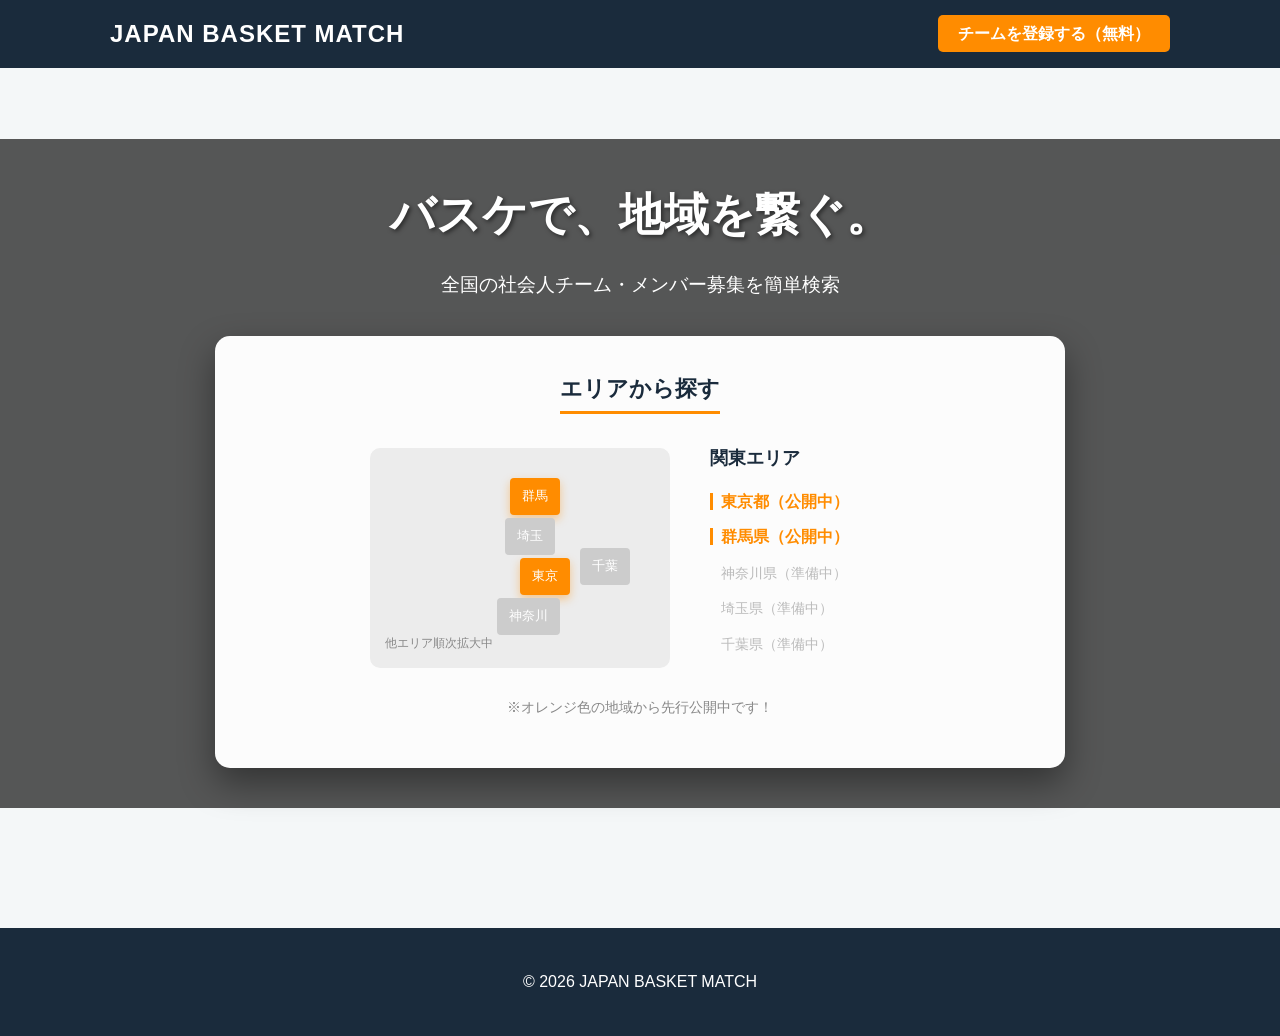
<file: index.html>
<!DOCTYPE html>
<html lang="ja">
<head>
    <meta charset="UTF-8">
    <meta name="viewport" content="width=device-width, initial-scale=1.0">
    <title>JAPAN BASKET MATCH | 全国社会人バスケ検索・メンバー募集</title>
    <link rel="stylesheet" href="style.css">
</head>
<body>

<header>
    <div class="header-container">
        <h1 class="logo">JAPAN BASKET MATCH</h1>
        <nav>
            <a href="#" class="btn-post">チームを登録する（無料）</a>
        </nav>
    </div>
</header>

<main>
    <section class="main-visual">
        <div class="overlay">
            <h2>バスケで、地域を繋ぐ。</h2>
            <p class="sub-text">全国の社会人チーム・メンバー募集を簡単検索</p>
            
            <div class="map-container">
                <h3>エリアから探す</h3>
                
                <div class="map-flex">
                    <div class="map-wrapper">
                        <div class="japan-map-placeholder">
                            <div class="pref gunma active"><a href="/gunma/">群馬</a></div>
                            <div class="pref tokyo active"><a href="/tokyo/">東京</a></div>
                            <div class="pref kanagawa">神奈川</div>
                            <div class="pref saitama">埼玉</div>
                            <div class="pref chiba">千葉</div>
                            <div class="msg-soon">他エリア順次拡大中</div>
                        </div>
                    </div>

                    <div class="area-list">
                        <div class="area-box">
                            <h4>関東エリア</h4>
                            <ul>
                                <li><a href="/tokyo/" class="active-link">東京都（公開中）</a></li>
                                <li><a href="/gunma/" class="active-link">群馬県（公開中）</a></li>
                                <li><span>神奈川県（準備中）</span></li>
                                <li><span>埼玉県（準備中）</span></li>
                                <li><span>千葉県（準備中）</span></li>
                            </ul>
                        </div>
                    </div>
                </div>
                <p class="map-note">※オレンジ色の地域から先行公開中です！</p>
            </div>
        </div>
    </section>
</main>

<footer>
    <p>&copy; 2026 JAPAN BASKET MATCH</p>
</footer>

</body>
</html>
</file>
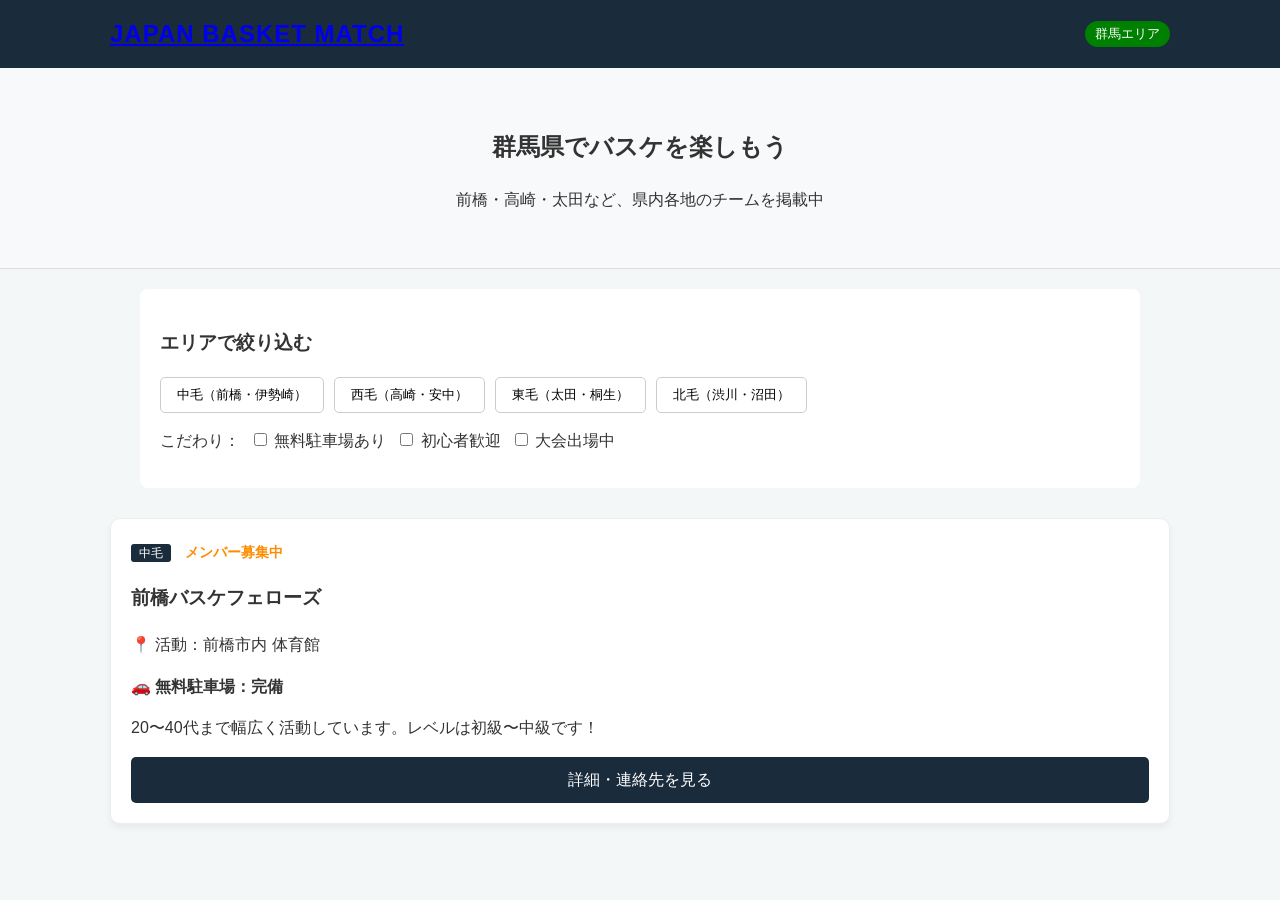
<file: gunma/index.html>
<!DOCTYPE html>
<html lang="ja">
<head>
    <meta charset="UTF-8">
    <meta name="viewport" content="width=device-width, initial-scale=1.0">
    <title>群馬県の社会人バスケ募集一覧 | JAPAN BASKET MATCH</title>
    <link rel="stylesheet" href="../style.css"> <link rel="stylesheet" href="gunma-style.css"> </head>
<body>

<header>
    <div class="header-container">
        <a href="/" class="logo">JAPAN BASKET MATCH</a>
        <span class="area-badge">群馬エリア</span>
    </div>
</header>

<main>
    <section class="local-hero">
        <h1>群馬県でバスケを楽しもう</h1>
        <p>前橋・高崎・太田など、県内各地のチームを掲載中</p>
    </section>

    <section class="filter-section">
        <h3>エリアで絞り込む</h3>
        <div class="filter-group">
            <button class="filter-btn">中毛（前橋・伊勢崎）</button>
            <button class="filter-btn">西毛（高崎・安中）</button>
            <button class="filter-btn">東毛（太田・桐生）</button>
            <button class="filter-btn">北毛（渋川・沼田）</button>
        </div>
        <div class="filter-group secondary">
            <span class="tag-label">こだわり：</span>
            <label><input type="checkbox"> 無料駐車場あり</label>
            <label><input type="checkbox"> 初心者歓迎</label>
            <label><input type="checkbox"> 大会出場中</label>
        </div>
    </section>

    <section class="team-grid">
        <article class="team-card">
            <div class="card-header">
                <span class="area-tag">中毛</span>
                <span class="status-on">メンバー募集中</span>
            </div>
            <h3>前橋バスケフェローズ</h3>
            <p class="info-line">📍 活動：前橋市内 体育館</p>
            <p class="info-line">🚗 <strong>無料駐車場：完備</strong></p>
            <p class="description">20〜40代まで幅広く活動しています。レベルは初級〜中級です！</p>
            <a href="details-sample.html" class="btn-more">詳細・連絡先を見る</a>
        </article>
    </section>
</main>

</body>
</html>
</file>
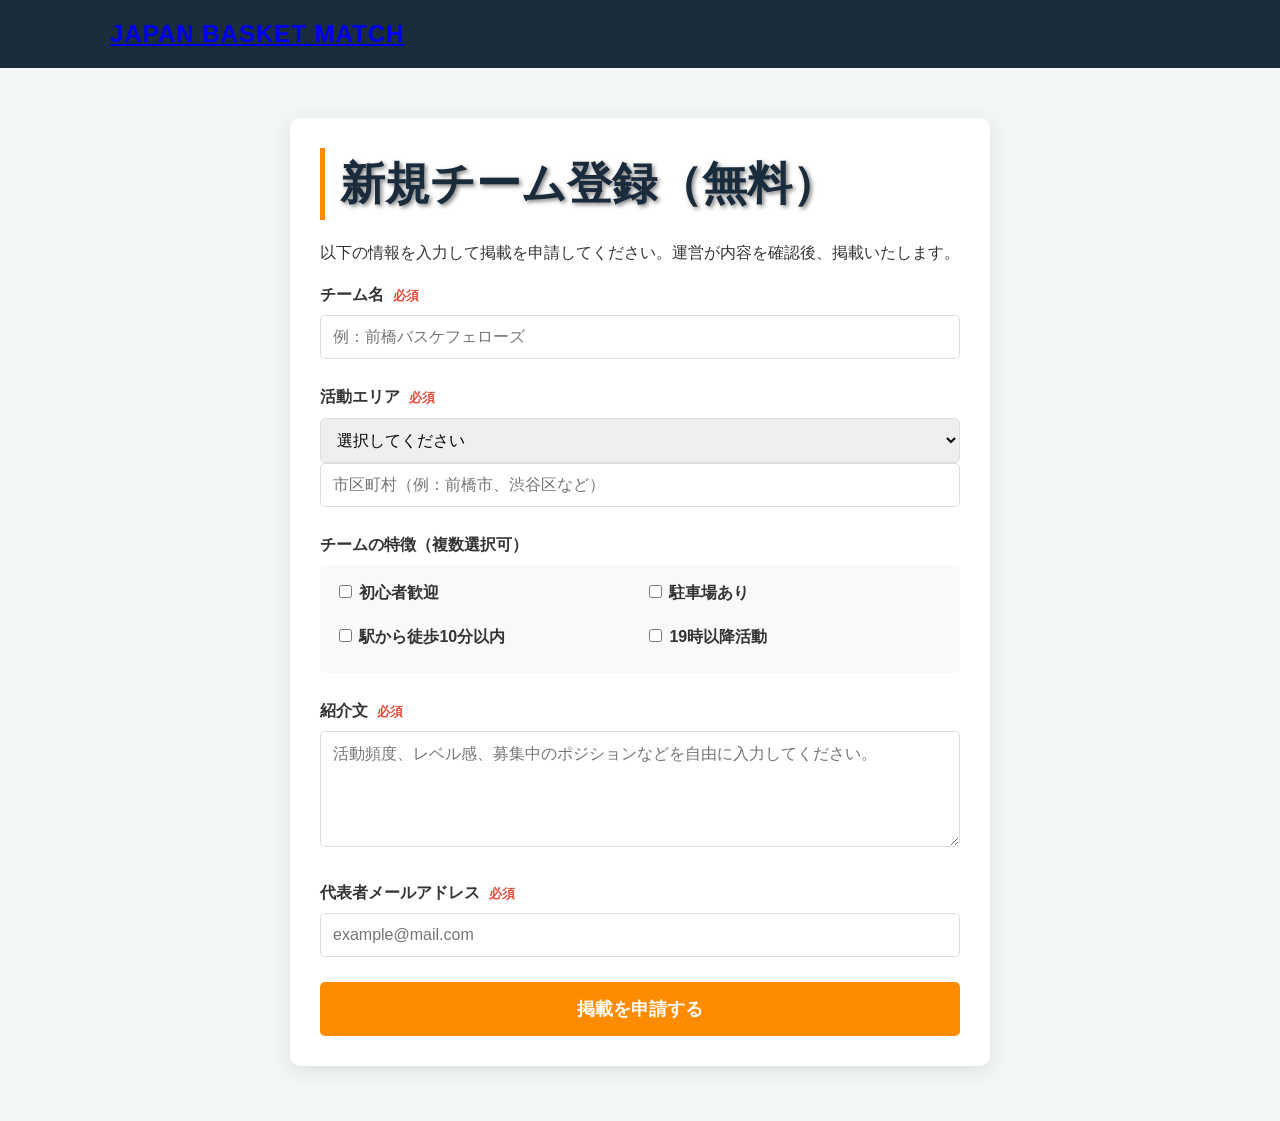
<file: register/index.html>
<!DOCTYPE html>
<html lang="ja">
<head>
    <meta charset="UTF-8">
    <meta name="viewport" content="width=device-width, initial-scale=1.0">
    <title>チーム登録 | JAPAN BASKET MATCH</title>
    <link rel="stylesheet" href="../style.css">
    <link rel="stylesheet" href="register.css">
</head>
<body>

<header>
    <div class="header-container">
        <a href="/" class="logo">JAPAN BASKET MATCH</a>
    </div>
</header>

<main class="form-container">
    <h2>新規チーム登録（無料）</h2>
    <p class="form-note">以下の情報を入力して掲載を申請してください。運営が内容を確認後、掲載いたします。</p>

    <form action="send.php" method="post" enctype="multipart/form-data">
        <div class="form-group">
            <label>チーム名 <span class="required">必須</span></label>
            <input type="text" name="team_name" required placeholder="例：前橋バスケフェローズ">
        </div>

        <div class="form-group">
            <label>活動エリア <span class="required">必須</span></label>
            <select name="pref" required>
                <option value="">選択してください</option>
                <option value="tokyo">東京都</option>
                <option value="gunma">群馬県</option>
                <option value="other">その他（全国順次拡大中）</option>
            </select>
            <input type="text" name="city" placeholder="市区町村（例：前橋市、渋谷区など）">
        </div>

        <div class="form-group">
            <label>チームの特徴（複数選択可）</label>
            <div class="checkbox-group">
                <label><input type="checkbox" name="features[]" value="beginner"> 初心者歓迎</label>
                <label><input type="checkbox" name="features[]" value="parking"> 駐車場あり</label>
                <label><input type="checkbox" name="features[]" value="station"> 駅から徒歩10分以内</label>
                <label><input type="checkbox" name="features[]" value="night"> 19時以降活動</label>
            </div>
        </div>

        <div class="form-group">
            <label>紹介文 <span class="required">必須</span></label>
            <textarea name="description" rows="5" required placeholder="活動頻度、レベル感、募集中のポジションなどを自由に入力してください。"></textarea>
        </div>

        <div class="form-group">
            <label>代表者メールアドレス <span class="required">必須</span></label>
            <input type="email" name="email" required placeholder="example@mail.com">
        </div>

        <button type="submit" class="submit-btn">掲載を申請する</button>
    </form>
</main>

</body>
</html>
</file>
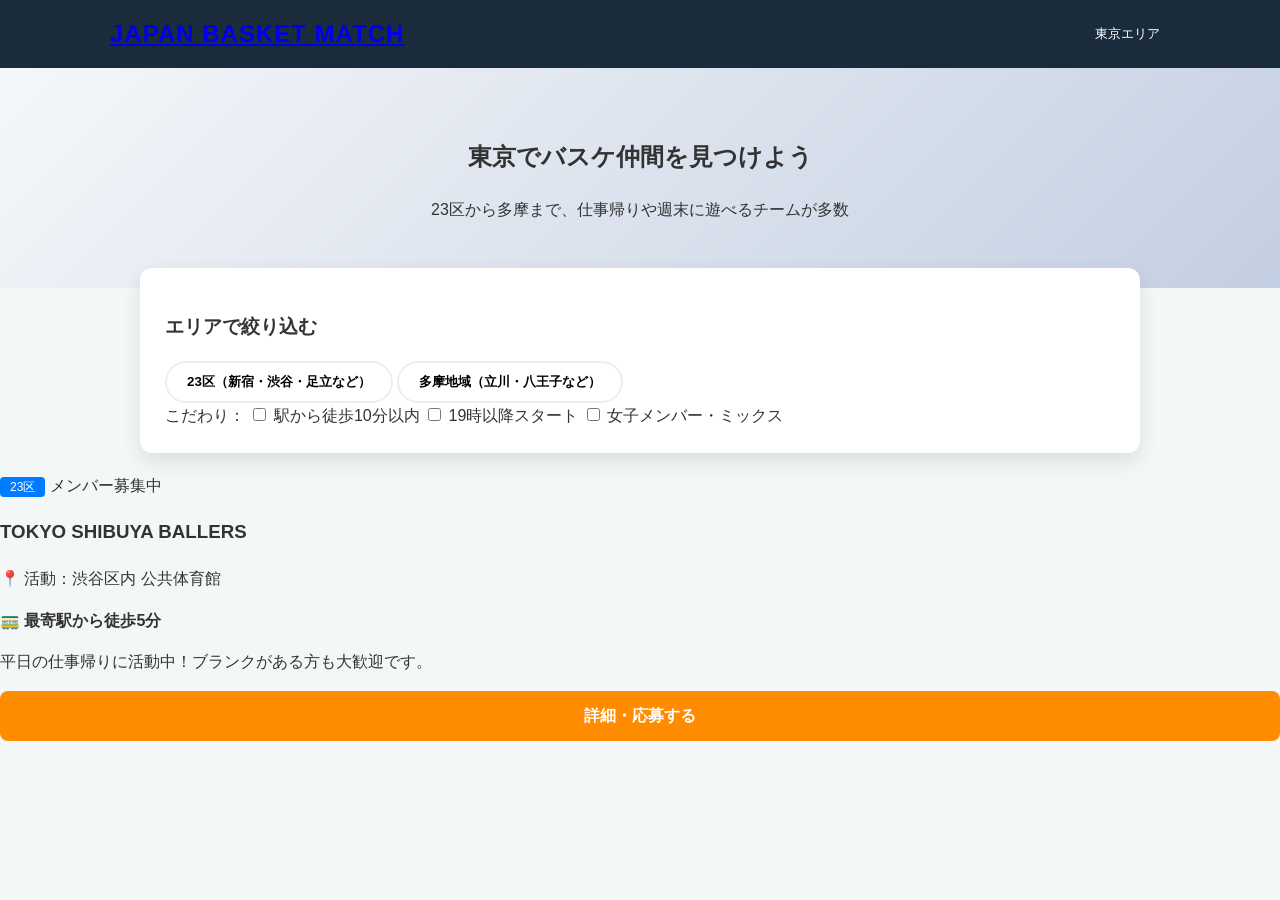
<file: tokyo/index.html>
<!DOCTYPE html>
<html lang="ja">
<head>
    <meta charset="UTF-8">
    <meta name="viewport" content="width=device-width, initial-scale=1.0">
    <title>東京都の社会人バスケ募集一覧 | JAPAN BASKET MATCH</title>
    <link rel="stylesheet" href="../style.css"> <link rel="stylesheet" href="tokyo-style.css"> </head>
<body>

<header>
    <div class="header-container">
        <a href="/" class="logo">JAPAN BASKET MATCH</a>
        <span class="area-badge-tokyo">東京エリア</span>
    </div>
</header>

<main>
    <section class="local-hero-tokyo">
        <h1>東京でバスケ仲間を見つけよう</h1>
        <p>23区から多摩まで、仕事帰りや週末に遊べるチームが多数</p>
    </section>

    <section class="filter-section">
        <h3>エリアで絞り込む</h3>
        <div class="filter-group">
            <button class="filter-btn">23区（新宿・渋谷・足立など）</button>
            <button class="filter-btn">多摩地域（立川・八王子など）</button>
        </div>
        <div class="filter-group secondary">
            <span class="tag-label">こだわり：</span>
            <label><input type="checkbox"> 駅から徒歩10分以内</label>
            <label><input type="checkbox"> 19時以降スタート</label>
            <label><input type="checkbox"> 女子メンバー・ミックス</label>
        </div>
    </section>

    <section class="team-grid">
        <article class="team-card">
            <div class="card-header">
                <span class="area-tag-tokyo">23区</span>
                <span class="status-on">メンバー募集中</span>
            </div>
            <h3>TOKYO SHIBUYA BALLERS</h3>
            <p class="info-line">📍 活動：渋谷区内 公共体育館</p>
            <p class="info-line">🚃 <strong>最寄駅から徒歩5分</strong></p>
            <p class="description">平日の仕事帰りに活動中！ブランクがある方も大歓迎です。</p>
            <a href="details-sample.html" class="btn-more-tokyo">詳細・応募する</a>
        </article>
    </section>
</main>

</body>
</html>
</file>
<file: style.css>
/* --- 基本設定 --- */
* {
    box-sizing: border-box;
}

body {
    margin: 0;
    padding: 0;
    font-family: "Helvetica Neue", Arial, "Hiragino Kaku Gothic ProN", "Hiragino Sans", Meiryo, sans-serif;
    background-color: #f4f7f8;
    color: #333;
    line-height: 1.6;
}

/* --- ヘッダー --- */
header {
    background-color: #1a2b3c; /* 濃いネイビー */
    color: #fff;
    padding: 15px 0;
}

.header-container {
    max-width: 1100px;
    margin: 0 auto;
    display: flex;
    justify-content: space-between;
    align-items: center;
    padding: 0 20px;
}

.logo {
    margin: 0;
    font-size: 1.5rem;
    font-weight: bold;
    letter-spacing: 1px;
}

.btn-post {
    background-color: #ff8c00; /* バスケットオレンジ */
    color: #fff;
    text-decoration: none;
    padding: 10px 20px;
    border-radius: 5px;
    font-weight: bold;
    transition: 0.3s;
}

.btn-post:hover {
    background-color: #e67e00;
}

/* --- メインビジュアル --- */
.main-visual {
    position: relative;
    /* バスケのコートの背景画像 */
    background: url('https://images.unsplash.com/photo-1546519638-68e109498ffc?q=80&w=2090&auto=format&fit=crop') no-repeat center center/cover;
    min-height: 90vh;
    display: flex;
    align-items: center;
    justify-content: center;
}

.overlay {
    background: rgba(0, 0, 0, 0.65);
    padding: 40px 20px;
    width: 100%;
    text-align: center;
    color: #fff;
}

h2 {
    font-size: 2.8rem;
    margin: 0 0 10px 0;
    text-shadow: 2px 2px 4px rgba(0,0,0,0.5);
}

.sub-text {
    font-size: 1.2rem;
    margin-bottom: 35px;
}

/* --- エリア選択ボックス --- */
.map-container {
    max-width: 850px;
    margin: 0 auto;
    background: rgba(255, 255, 255, 0.98);
    color: #333;
    padding: 35px;
    border-radius: 15px;
    box-shadow: 0 15px 35px rgba(0,0,0,0.4);
}

.map-container h3 {
    margin-top: 0;
    font-size: 1.4rem;
    color: #1a2b3c;
    border-bottom: 3px solid #ff8c00;
    display: inline-block;
    padding-bottom: 5px;
    margin-bottom: 30px;
}

.map-flex {
    display: flex;
    flex-wrap: wrap;
    gap: 40px;
    justify-content: center;
    align-items: center;
}

/* 簡易地図の配置 */
.japan-map-placeholder {
    width: 300px;
    height: 220px;
    background: #ececec;
    border-radius: 10px;
    position: relative;
}

.pref {
    padding: 8px 12px;
    border-radius: 4px;
    position: absolute;
    font-size: 0.8rem;
    background: #ccc;
    color: #fff;
}

.pref.active {
    background: #ff8c00;
    box-shadow: 0 4px 10px rgba(255, 140, 0, 0.4);
    transition: 0.2s;
}

.pref.active:hover {
    transform: scale(1.1);
    background: #ffae42;
}

.pref.active a { color: #fff; text-decoration: none; display: block; }

/* 関東付近の簡易レイアウト */
.pref.gunma { top: 30px; right: 110px; }
.pref.saitama { top: 70px; right: 115px; }
.pref.chiba { top: 100px; right: 40px; }
.pref.tokyo { top: 110px; right: 100px; }
.pref.kanagawa { top: 150px; right: 110px; }

.msg-soon {
    position: absolute;
    bottom: 15px;
    left: 15px;
    font-size: 0.75rem;
    color: #888;
}

/* エリアリスト */
.area-list {
    text-align: left;
    min-width: 200px;
}

.area-box h4 {
    margin: 0 0 12px 0;
    color: #1a2b3c;
    font-size: 1.1rem;
}

.area-box ul {
    list-style: none;
    padding: 0;
}

.area-box li {
    margin-bottom: 10px;
}

.active-link {
    color: #ff8c00;
    font-weight: bold;
    text-decoration: none;
    border-left: 3px solid #ff8c00;
    padding-left: 8px;
}

.active-link:hover {
    color: #e67e00;
}

.area-box span {
    color: #bbb;
    font-size: 0.9rem;
    padding-left: 11px;
}

.map-note {
    font-size: 0.85rem;
    color: #888;
    margin-top: 25px;
}

/* --- フッター --- */
footer {
    background: #1a2b3c;
    color: #fff;
    text-align: center;
    padding: 25px 0;
    margin-top: 50px;
}

/* レスポンシブ */
@media (max-width: 600px) {
    h2 { font-size: 2rem; }
    .map-flex { flex-direction: column; }
    .map-container { padding: 20px; }
}
</file>
<file: gunma/gunma-style.css>
/* --- 群馬エリア専用CSS --- */

.area-badge {
    background: #008000; /* 群馬の山々をイメージしたグリーンをアクセントに */
    padding: 3px 10px;
    border-radius: 20px;
    font-size: 0.8rem;
    margin-left: 10px;
}

.local-hero {
    background: #f8f9fa;
    padding: 40px 20px;
    text-align: center;
    border-bottom: 1px solid #ddd;
}

.filter-section {
    max-width: 1000px;
    margin: 20px auto;
    padding: 20px;
    background: #fff;
    border-radius: 8px;
}

.filter-group {
    display: flex;
    gap: 10px;
    flex-wrap: wrap;
    margin-bottom: 15px;
}

.filter-btn {
    padding: 8px 16px;
    border: 1px solid #ccc;
    background: #fff;
    cursor: pointer;
    border-radius: 5px;
}

.filter-btn:hover {
    background: #ff8c00;
    color: #fff;
    border-color: #ff8c00;
}

/* チームカードの強調 */
.team-grid {
    display: grid;
    grid-template-columns: repeat(auto-fit, minmax(300px, 1fr));
    gap: 20px;
    max-width: 1100px;
    margin: 30px auto;
    padding: 0 20px;
}

.team-card {
    background: #fff;
    border: 1px solid #eee;
    padding: 20px;
    border-radius: 10px;
    box-shadow: 0 4px 6px rgba(0,0,0,0.05);
}

.area-tag {
    background: #1a2b3c;
    color: #fff;
    font-size: 0.75rem;
    padding: 2px 8px;
    border-radius: 3px;
}

.status-on {
    color: #ff8c00;
    font-weight: bold;
    font-size: 0.85rem;
    margin-left: 10px;
}

.btn-more {
    display: block;
    text-align: center;
    background: #1a2b3c;
    color: #fff;
    text-decoration: none;
    padding: 10px;
    margin-top: 15px;
    border-radius: 5px;
}
</file>
<file: register/register.css>
.form-container {
    max-width: 700px;
    margin: 50px auto;
    padding: 30px;
    background: #fff;
    border-radius: 10px;
    box-shadow: 0 4px 20px rgba(0,0,0,0.1);
}

h2 {
    color: #1a2b3c;
    border-left: 5px solid #ff8c00;
    padding-left: 15px;
    margin-bottom: 20px;
}

.form-group {
    margin-bottom: 25px;
}

label {
    display: block;
    font-weight: bold;
    margin-bottom: 8px;
}

.required {
    color: #e74c3c;
    font-size: 0.8rem;
    margin-left: 5px;
}

input[type="text"],
input[type="email"],
select,
textarea {
    width: 100%;
    padding: 12px;
    border: 1px solid #ddd;
    border-radius: 5px;
    font-size: 1rem;
}

.checkbox-group {
    display: grid;
    grid-template-columns: 1fr 1fr;
    gap: 10px;
    background: #f9f9f9;
    padding: 15px;
    border-radius: 5px;
}

.submit-btn {
    width: 100%;
    padding: 15px;
    background: #ff8c00;
    color: #fff;
    border: none;
    border-radius: 5px;
    font-size: 1.1rem;
    font-weight: bold;
    cursor: pointer;
    transition: 0.3s;
}

.submit-btn:hover {
    background: #e67e00;
}
</file>
<file: tokyo/tokyo-style.css>
/* --- 東京エリア専用CSS --- */

.area-badge-tokyo {
    background: #1a2b3c; /* クールなネイビー */
    color: #fff;
    padding: 3px 10px;
    border-radius: 20px;
    font-size: 0.8rem;
    margin-left: 10px;
}

.local-hero-tokyo {
    background: linear-gradient(135deg, #f5f7fa 0%, #c3cfe2 100%);
    padding: 50px 20px;
    text-align: center;
}

.filter-section {
    max-width: 1000px;
    margin: -20px auto 20px; /* ヒーローエリアに少し重ねる */
    padding: 25px;
    background: #fff;
    border-radius: 12px;
    box-shadow: 0 8px 20px rgba(0,0,0,0.1);
}

.filter-btn {
    padding: 10px 20px;
    border: 2px solid #eee;
    background: #fff;
    cursor: pointer;
    border-radius: 30px;
    font-weight: bold;
    transition: 0.3s;
}

.filter-btn:hover {
    background: #1a2b3c;
    color: #fff;
    border-color: #1a2b3c;
}

/* チームカードの強調（東京版） */
.area-tag-tokyo {
    background: #007bff; /* 東京の躍動感を出すブルー */
    color: #fff;
    font-size: 0.75rem;
    padding: 3px 10px;
    border-radius: 4px;
}

.btn-more-tokyo {
    display: block;
    text-align: center;
    background: #ff8c00; /* 目立つオレンジ */
    color: #fff;
    text-decoration: none;
    padding: 12px;
    margin-top: 15px;
    border-radius: 8px;
    font-weight: bold;
}
</file>
